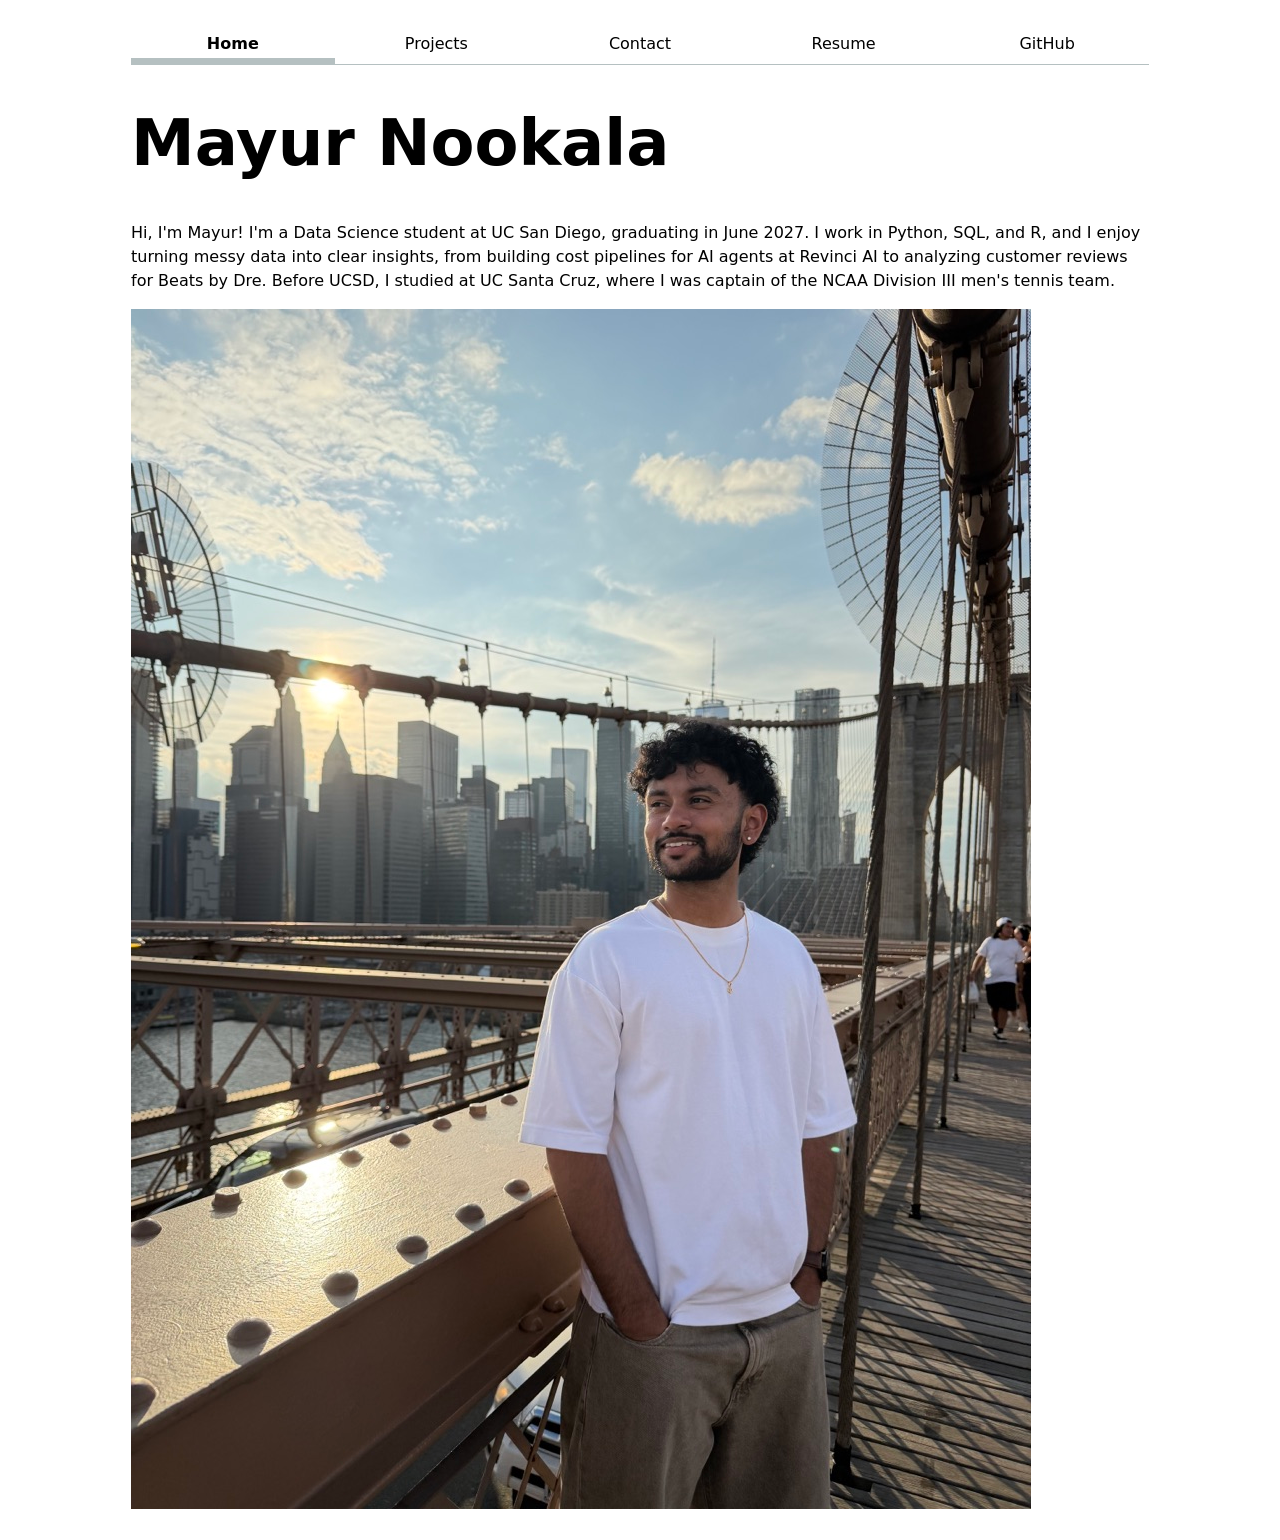
<file: index.html>
<!DOCTYPE html>
<html lang="en">
<head>
  <meta charset="UTF-8">
  <meta name="viewport" content="width=device-width, initial-scale=1.0">
  <title>Mayur Nookala: Personal site and portfolio</title>
  <link rel="stylesheet" href="style.css">
</head>
<body>
  <nav>
    <ul>
      <li><a href="./" class="current">Home</a></li>
      <li><a href="projects/">Projects</a></li>
      <li><a href="contact/">Contact</a></li>
      <li><a href="resume/">Resume</a></li>
      <li><a href="https://github.com/mayurkarthik2004" target="_blank">GitHub</a></li>
    </ul>
  </nav>

  <h1>Mayur Nookala</h1>

  <p>Hi, I'm Mayur! I'm a Data Science student at UC San Diego, graduating in June 2027. I work in Python, SQL, and R, and I enjoy turning messy data into clear insights, from building cost pipelines for AI agents at Revinci AI to analyzing customer reviews for Beats by Dre. Before UCSD, I studied at UC Santa Cruz, where I was captain of the NCAA Division III men's tennis team.</p>

  <img src="images/htmlwebpic.jpeg" alt="Mayur, smiling, standing on the Brooklyn Bridge in a white t-shirt with the New York City skyline and a sunset sky behind him">
</body>
</html>
</file>
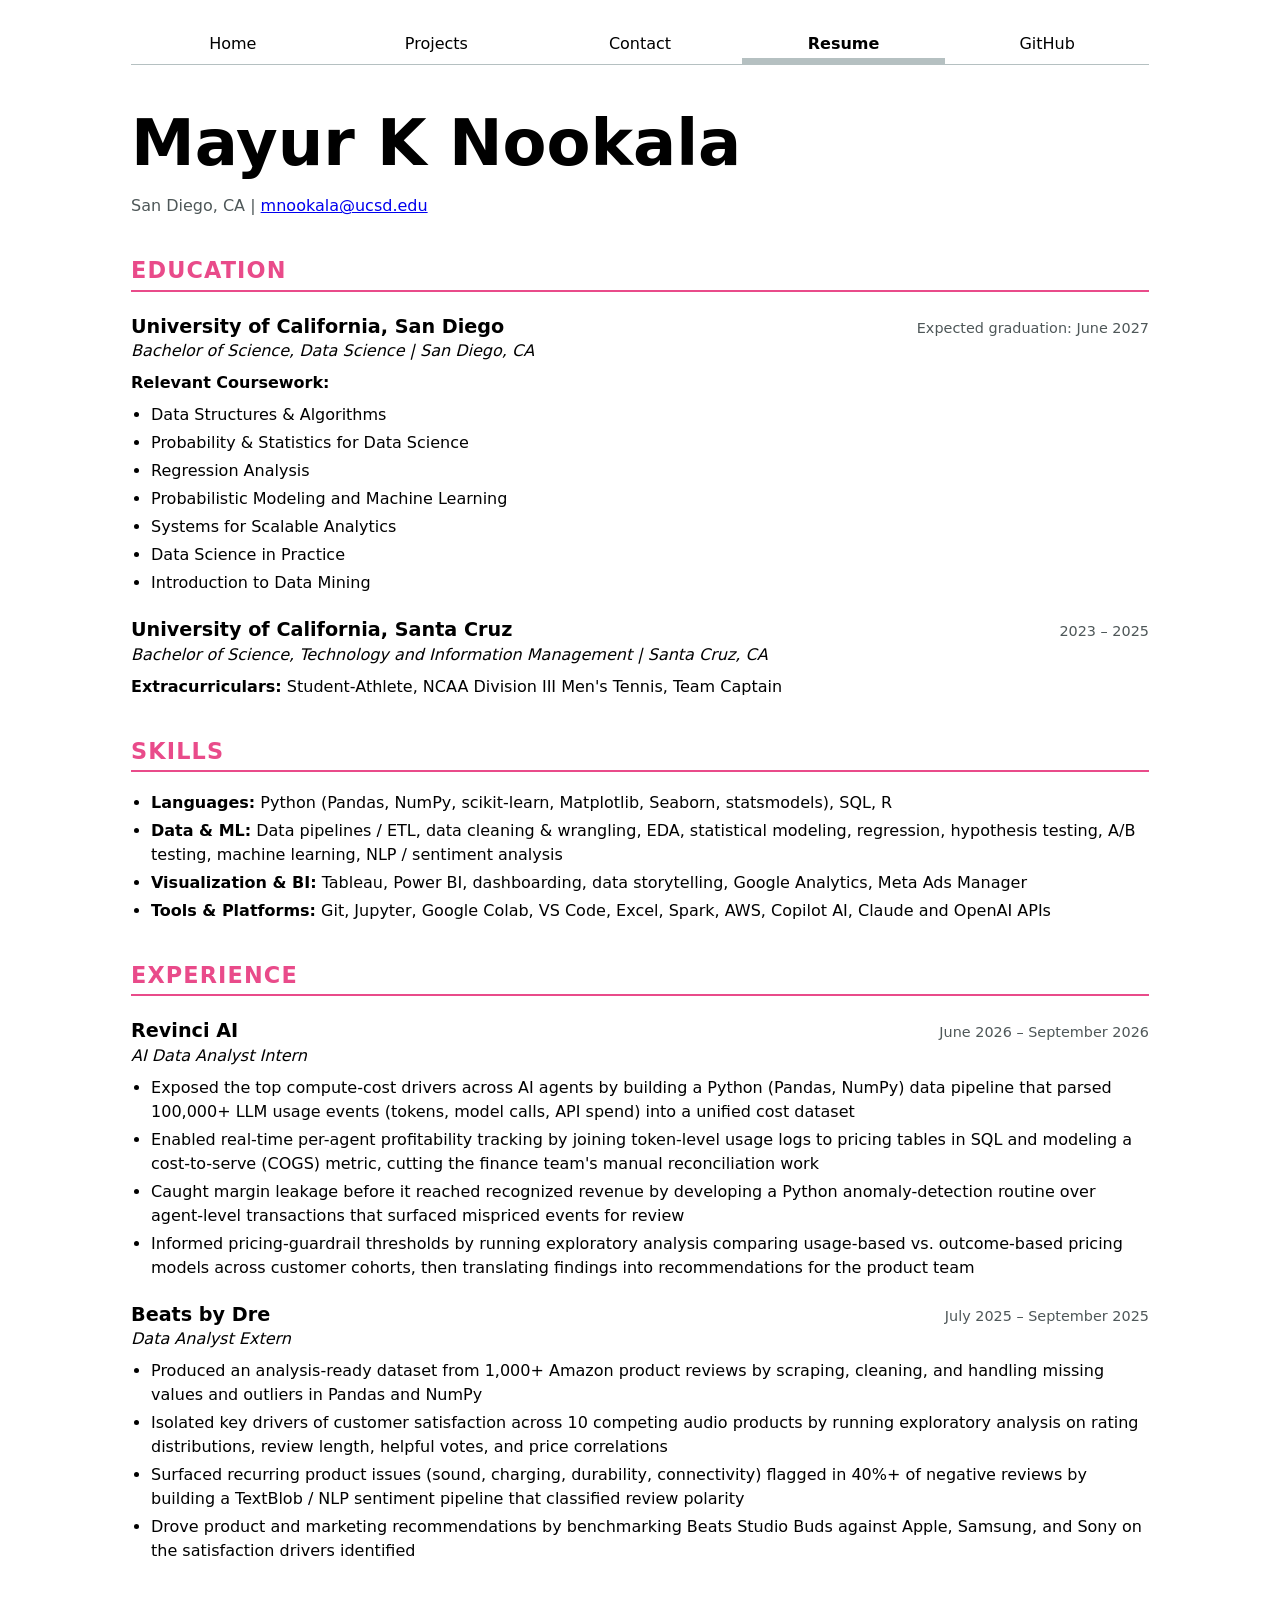
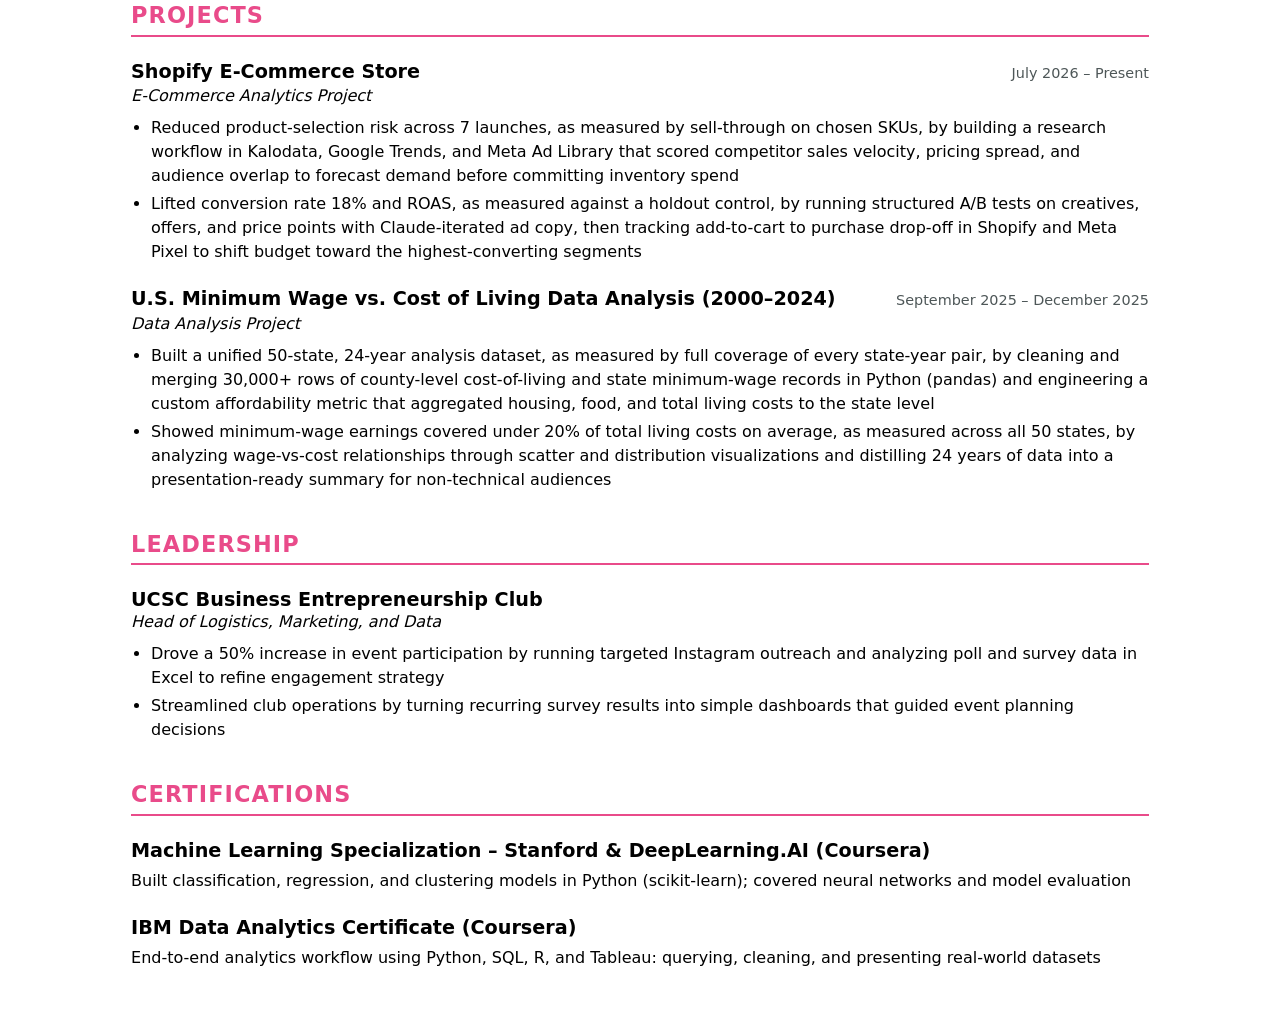
<file: resume/index.html>
<!DOCTYPE html>
<html lang="en">
<head>
  <meta charset="UTF-8">
  <meta name="viewport" content="width=device-width, initial-scale=1.0">
  <title>Resume | Mayur Nookala</title>
  <link rel="stylesheet" href="../style.css">
</head>
<body class="resume">
  <nav>
    <ul>
      <li><a href="../">Home</a></li>
      <li><a href="../projects/">Projects</a></li>
      <li><a href="../contact/">Contact</a></li>
      <li><a href="./" class="current">Resume</a></li>
      <li><a href="https://github.com/mayurkarthik2004" target="_blank">GitHub</a></li>
    </ul>
  </nav>

  <header>
    <h1>Mayur K Nookala</h1>
    <p>San Diego, CA | <a href="mailto:mnookala@ucsd.edu">mnookala@ucsd.edu</a></p>
  </header>

  <section>
    <h2>Education</h2>

    <article>
      <header>
        <h3>University of California, San Diego</h3>
        <p>Bachelor of Science, Data Science | San Diego, CA</p>
        <p>Expected graduation: <time datetime="2027-06">June 2027</time></p>
      </header>
      <p><strong>Relevant Coursework:</strong></p>
      <ul>
        <li>Data Structures &amp; Algorithms</li>
        <li>Probability &amp; Statistics for Data Science</li>
        <li>Regression Analysis</li>
        <li>Probabilistic Modeling and Machine Learning</li>
        <li>Systems for Scalable Analytics</li>
        <li>Data Science in Practice</li>
        <li>Introduction to Data Mining</li>
      </ul>
    </article>

    <article>
      <header>
        <h3>University of California, Santa Cruz</h3>
        <p>Bachelor of Science, Technology and Information Management | Santa Cruz, CA</p>
        <p><time datetime="2023">2023</time> – <time datetime="2025">2025</time></p>
      </header>
      <p><strong>Extracurriculars:</strong> Student-Athlete, NCAA Division III Men's Tennis, Team Captain</p>
    </article>
  </section>

  <section>
    <h2>Skills</h2>
    <ul>
      <li><strong>Languages:</strong> Python (Pandas, NumPy, scikit-learn, Matplotlib, Seaborn, statsmodels), SQL, R</li>
      <li><strong>Data &amp; ML:</strong> Data pipelines / ETL, data cleaning &amp; wrangling, EDA, statistical modeling, regression, hypothesis testing, A/B testing, machine learning, NLP / sentiment analysis</li>
      <li><strong>Visualization &amp; BI:</strong> Tableau, Power BI, dashboarding, data storytelling, Google Analytics, Meta Ads Manager</li>
      <li><strong>Tools &amp; Platforms:</strong> Git, Jupyter, Google Colab, VS Code, Excel, Spark, AWS, Copilot AI, Claude and OpenAI APIs</li>
    </ul>
  </section>

  <section>
    <h2>Experience</h2>

    <article>
      <header>
        <h3>Revinci AI</h3>
        <p>AI Data Analyst Intern</p>
        <p><time datetime="2026-06">June 2026</time> – <time datetime="2026-09">September 2026</time></p>
      </header>
      <ul>
        <li>Exposed the top compute-cost drivers across AI agents by building a Python (Pandas, NumPy) data pipeline that parsed 100,000+ LLM usage events (tokens, model calls, API spend) into a unified cost dataset</li>
        <li>Enabled real-time per-agent profitability tracking by joining token-level usage logs to pricing tables in SQL and modeling a cost-to-serve (COGS) metric, cutting the finance team's manual reconciliation work</li>
        <li>Caught margin leakage before it reached recognized revenue by developing a Python anomaly-detection routine over agent-level transactions that surfaced mispriced events for review</li>
        <li>Informed pricing-guardrail thresholds by running exploratory analysis comparing usage-based vs. outcome-based pricing models across customer cohorts, then translating findings into recommendations for the product team</li>
      </ul>
    </article>

    <article>
      <header>
        <h3>Beats by Dre</h3>
        <p>Data Analyst Extern</p>
        <p><time datetime="2025-07">July 2025</time> – <time datetime="2025-09">September 2025</time></p>
      </header>
      <ul>
        <li>Produced an analysis-ready dataset from 1,000+ Amazon product reviews by scraping, cleaning, and handling missing values and outliers in Pandas and NumPy</li>
        <li>Isolated key drivers of customer satisfaction across 10 competing audio products by running exploratory analysis on rating distributions, review length, helpful votes, and price correlations</li>
        <li>Surfaced recurring product issues (sound, charging, durability, connectivity) flagged in 40%+ of negative reviews by building a TextBlob / NLP sentiment pipeline that classified review polarity</li>
        <li>Drove product and marketing recommendations by benchmarking Beats Studio Buds against Apple, Samsung, and Sony on the satisfaction drivers identified</li>
      </ul>
    </article>
  </section>

  <section>
    <h2>Projects</h2>

    <article>
      <header>
        <h3>Shopify E-Commerce Store</h3>
        <p>E-Commerce Analytics Project</p>
        <p><time datetime="2026-07">July 2026</time> – Present</p>
      </header>
      <ul>
        <li>Reduced product-selection risk across 7 launches, as measured by sell-through on chosen SKUs, by building a research workflow in Kalodata, Google Trends, and Meta Ad Library that scored competitor sales velocity, pricing spread, and audience overlap to forecast demand before committing inventory spend</li>
        <li>Lifted conversion rate 18% and ROAS, as measured against a holdout control, by running structured A/B tests on creatives, offers, and price points with Claude-iterated ad copy, then tracking add-to-cart to purchase drop-off in Shopify and Meta Pixel to shift budget toward the highest-converting segments</li>
      </ul>
    </article>

    <article>
      <header>
        <h3>U.S. Minimum Wage vs. Cost of Living Data Analysis (2000–2024)</h3>
        <p>Data Analysis Project</p>
        <p><time datetime="2025-09">September 2025</time> – <time datetime="2025-12">December 2025</time></p>
      </header>
      <ul>
        <li>Built a unified 50-state, 24-year analysis dataset, as measured by full coverage of every state-year pair, by cleaning and merging 30,000+ rows of county-level cost-of-living and state minimum-wage records in Python (pandas) and engineering a custom affordability metric that aggregated housing, food, and total living costs to the state level</li>
        <li>Showed minimum-wage earnings covered under 20% of total living costs on average, as measured across all 50 states, by analyzing wage-vs-cost relationships through scatter and distribution visualizations and distilling 24 years of data into a presentation-ready summary for non-technical audiences</li>
      </ul>
    </article>
  </section>

  <section>
    <h2>Leadership</h2>

    <article>
      <header>
        <h3>UCSC Business Entrepreneurship Club</h3>
        <p>Head of Logistics, Marketing, and Data</p>
      </header>
      <ul>
        <li>Drove a 50% increase in event participation by running targeted Instagram outreach and analyzing poll and survey data in Excel to refine engagement strategy</li>
        <li>Streamlined club operations by turning recurring survey results into simple dashboards that guided event planning decisions</li>
      </ul>
    </article>
  </section>

  <section>
    <h2>Certifications</h2>

    <article>
      <h3>Machine Learning Specialization – Stanford &amp; DeepLearning.AI (Coursera)</h3>
      <p>Built classification, regression, and clustering models in Python (scikit-learn); covered neural networks and model evaluation</p>
    </article>

    <article>
      <h3>IBM Data Analytics Certificate (Coursera)</h3>
      <p>End-to-end analytics workflow using Python, SQL, R, and Tableau: querying, cleaning, and presenting real-world datasets</p>
    </article>
  </section>
</body>
</html>
</file>
<file: style.css>
html {
  --color-accent: oklch(65% 50% 0);
  accent-color: var(--color-accent);
}
 
body {
  font: 100%/1.5 system-ui;
  max-width: 100ch;
  margin-inline: auto;
  padding: 1em;
}
 
img {
  max-width: 100%;
}
 
h1, h2, h3, h4, h5, h6 {
  line-height: 1.1;
  text-wrap: balance;
}
 
h1 {
  font-size: 400%;
}
 
nav ul,
nav li {
  display: contents;
}
 
nav {
  display: flex;
  margin-bottom: 1em;
  border-bottom: 1px solid oklch(80% 3% 200);
}
 
nav a {
  flex: 1;
  text-decoration: none;
  color: inherit;
  text-align: center;
  padding: 0.5em;
}
 
nav a.current {
  border-bottom: 0.4em solid oklch(80% 3% 200);
  padding-bottom: 0.1em;
  font-weight: bold;
}
 
nav a:hover {
  border-bottom: 0.4em solid var(--color-accent);
  padding-bottom: 0.1em;
  background-color: oklch(from var(--color-accent) 95% 5% h);
}
 
input,
textarea,
button {
  font: inherit;
}
 
form {
  display: grid;
  grid-template-columns: auto 1fr;
  gap: 1em;
}
 
form label {
  display: grid;
  grid-template-columns: subgrid;
  grid-column: 1 / -1;
}
 
form button {
  grid-column: 1 / -1;
}
 
.projects {
  display: grid;
  grid-template-columns: repeat(auto-fill, minmax(15em, 1fr));
  gap: 1em;
}
 
.projects article {
  display: grid;
  grid-template-rows: subgrid;
  grid-row: span 3;
}
 
.projects h2 {
  margin: 0;
}

.resume > header h1 {
  font-size: clamp(250%, 10vw, 400%);
  margin-bottom: 0.25em;
}

.resume > header p {
  margin-top: 0;
  color: oklch(45% 3% 200);
}

.resume section {
  margin-block: 2.5em;
}

.resume section > h2 {
  color: var(--color-accent);
  font-size: 140%;
  text-transform: uppercase;
  letter-spacing: 0.05em;
  padding-bottom: 0.3em;
  border-bottom: 2px solid var(--color-accent);
}

.resume article {
  margin-block: 1.5em;
}

.resume article h3 {
  margin: 0;
  font-size: 120%;
}

.resume article header {
  display: grid;
  grid-template-columns: 1fr auto;
  column-gap: 1em;
  align-items: baseline;
  margin-bottom: 0.5em;
}

.resume article header > * {
  grid-column: 1;
}

.resume article header p {
  margin: 0;
  font-style: italic;
}

.resume article header p:has(time) {
  grid-column: 2;
  grid-row: 1;
  font-style: normal;
  font-size: 90%;
  color: oklch(45% 3% 200);
  white-space: nowrap;
}

.resume article > p {
  margin-block: 0.5em;
}

.resume ul {
  margin-block: 0.5em;
  padding-left: 1.25em;
}

.resume li {
  margin-block: 0.25em;
}

@media (max-width: 40em) {
  .resume article header {
    grid-template-columns: 1fr;
  }

  .resume article header p:has(time) {
    grid-column: 1;
    grid-row: auto;
    white-space: normal;
  }
}
</file>
